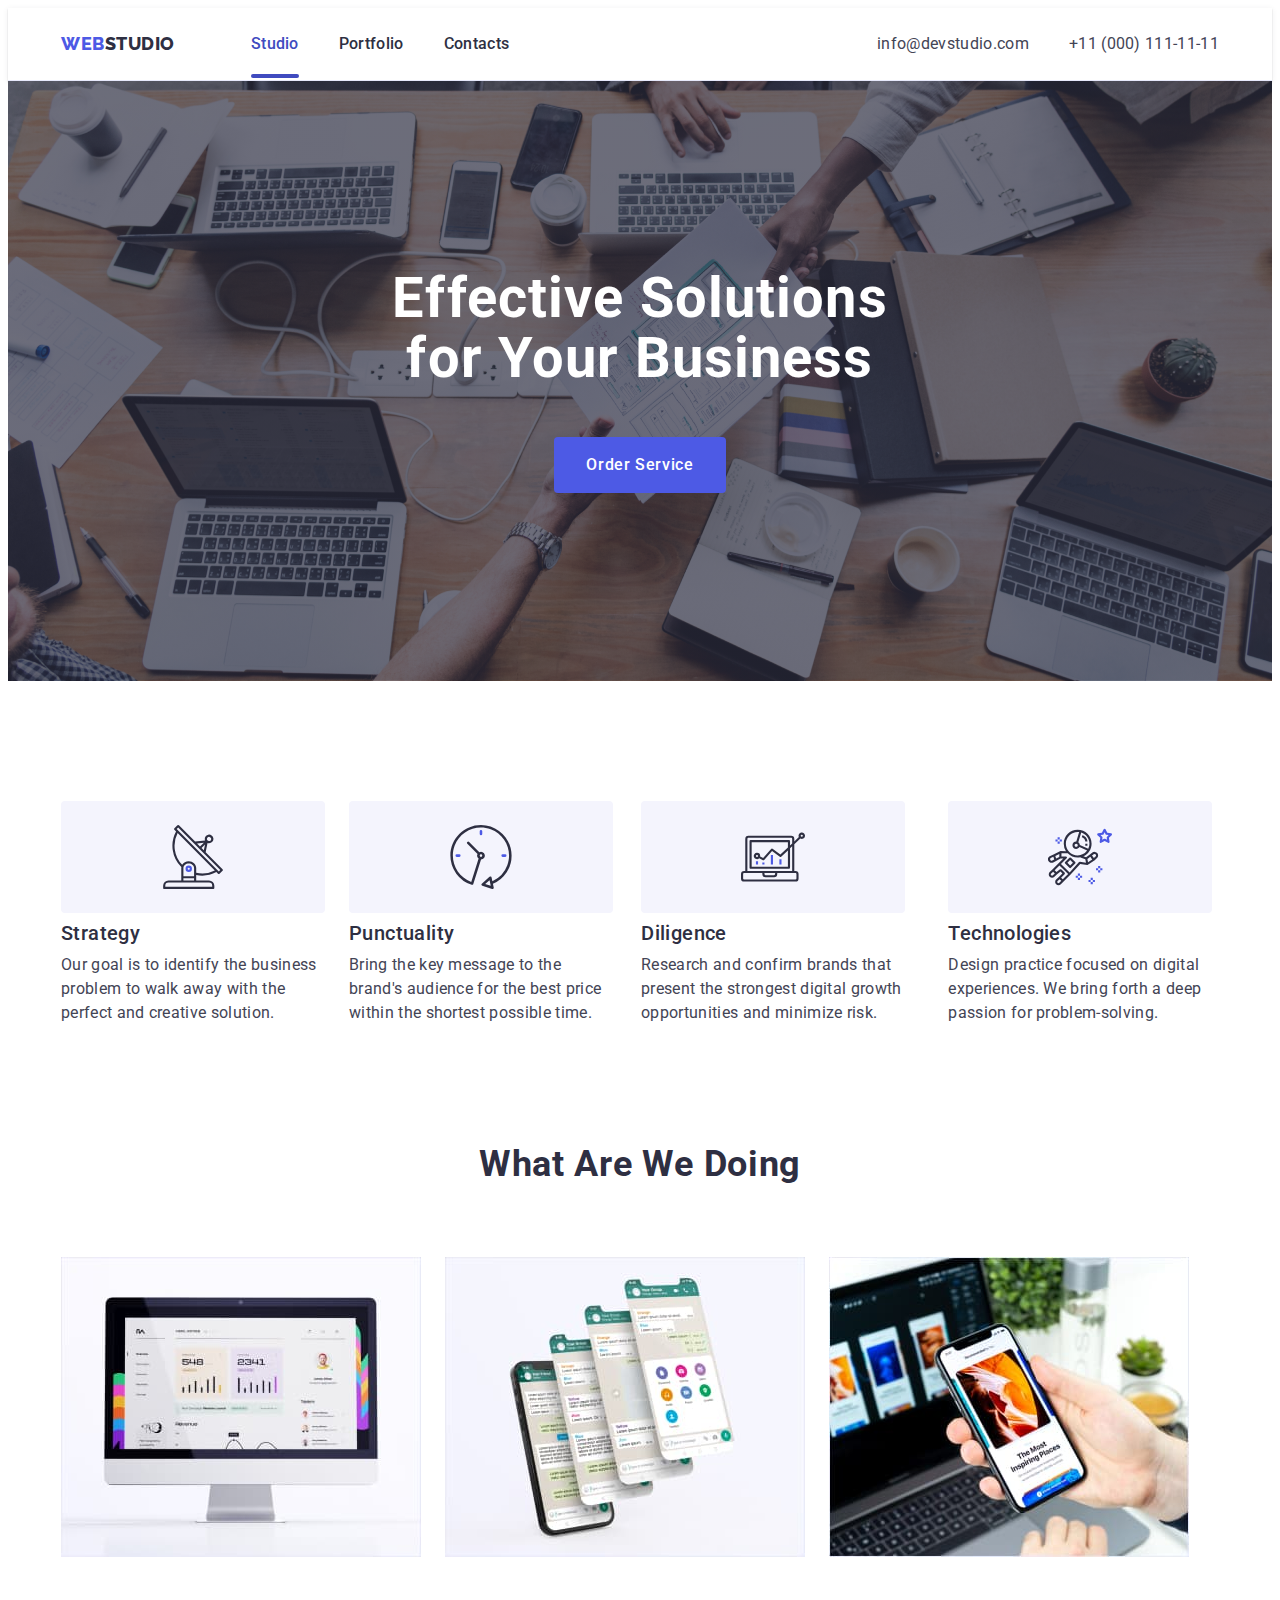
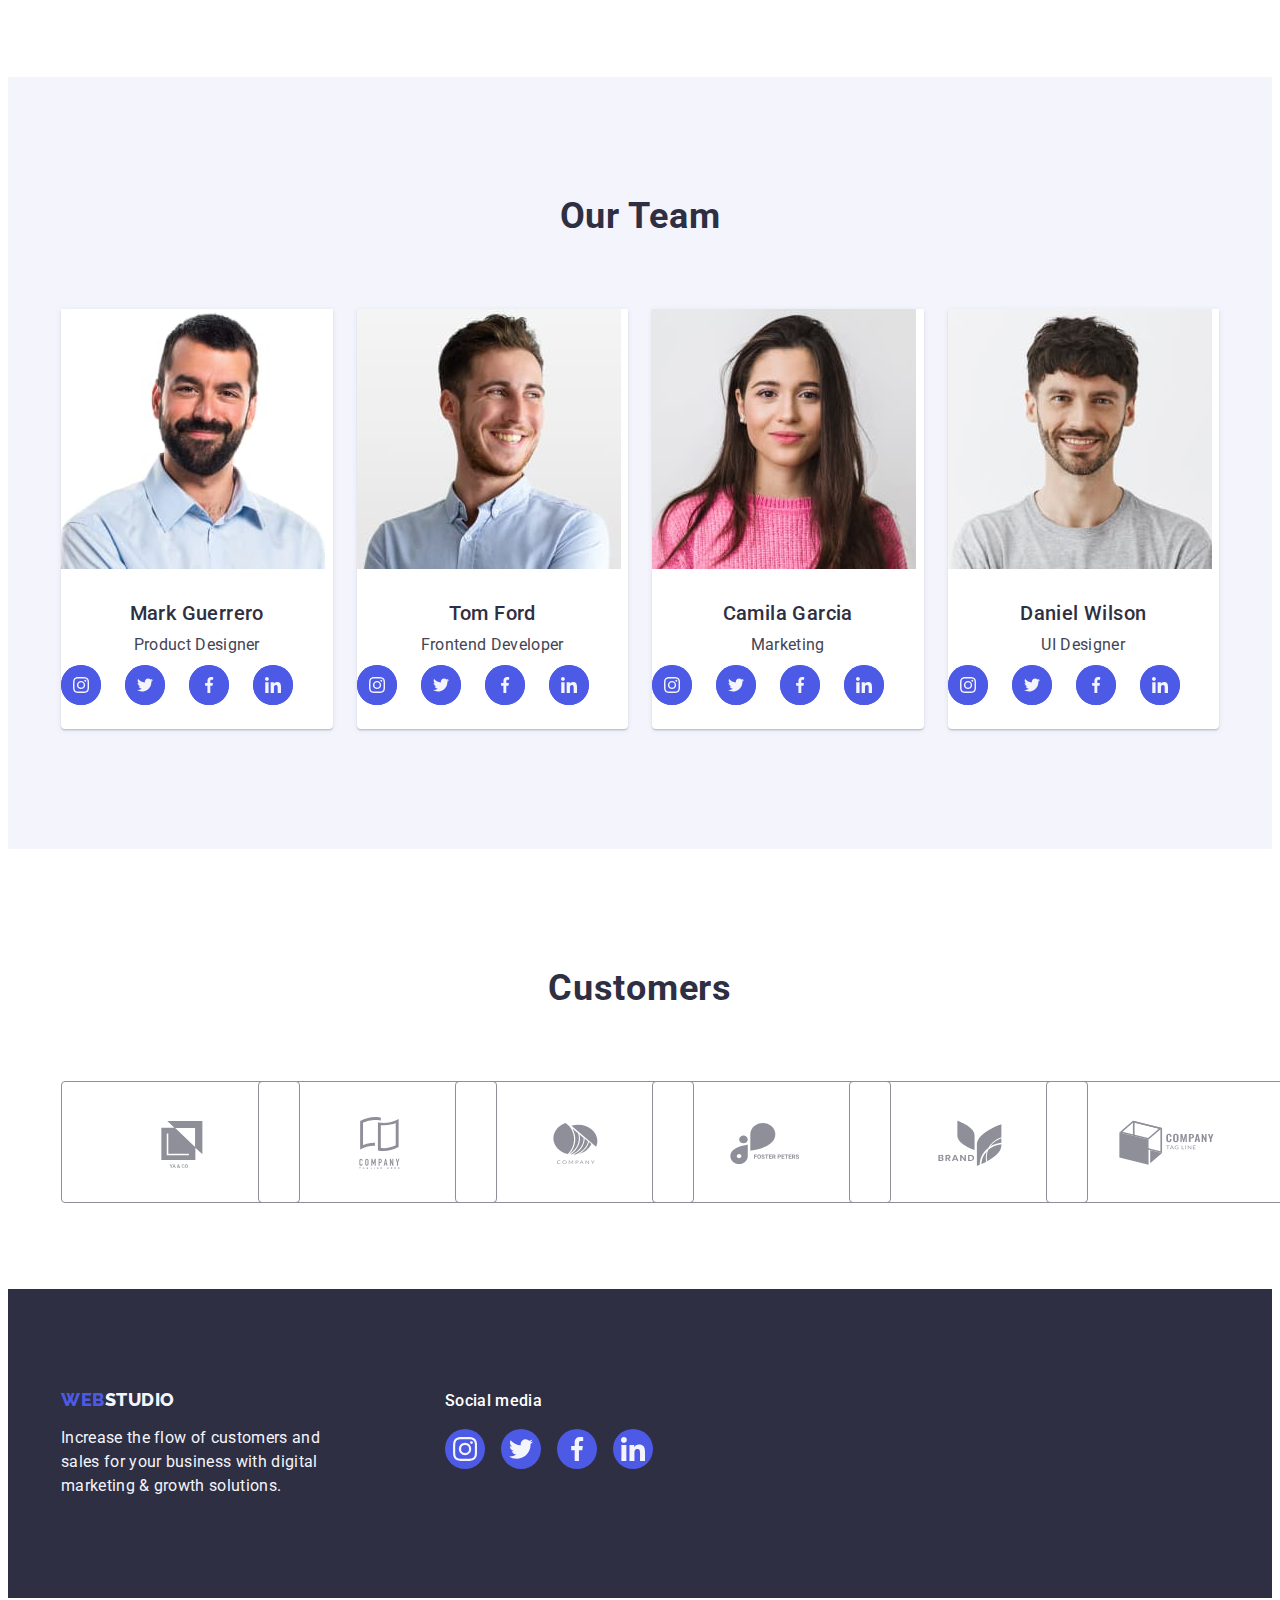
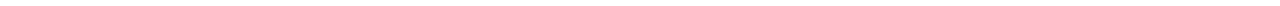
<file: index.html>
<!DOCTYPE html>
<html lang="en">
  <head>
    <meta charset="UTF-8" />
    <meta http-equiv="X-UA-Compatible" content="IE=edge" />
    <meta name="viewport" content="width=device-width, initial-scale=1.0" />

    <link rel="preconnect" href="https://fonts.googleapis.com" />
    <link rel="preconnect" href="https://fonts.gstatic.com" crossorigin />
    <link
      href="https://fonts.googleapis.com/css2?family=Raleway:wght@800&family=Roboto:wght@400;500;700&display=swap"
      rel="stylesheet"
    />

    <title>Web Studio</title>
    <link
      rel="stylesheet"
      href="https://cdnjs.cloudflare.com/ajax/libs/modern-normalize/2.0.0/modern-normalize.min.css"
      integrity="sha512-4xo8blKMVCiXpTaLzQSLSw3KFOVPWhm/TRtuPVc4WG6kUgjH6J03IBuG7JZPkcWMxJ5huwaBpOpnwYElP/m6wg=="
      crossorigin="anonymous"
      referrerpolicy="no-referrer"
    />
    <link rel="stylesheet" href="./css/style.css" />
  </head>
  <body class="body">
    <header class="header">
      <div class="container header-container">
        <nav class="header-navigation">
          <a class="header-name link" href="./index.html"
            >Web<span>Studio</span></a
          >
          <ul class="header-page list">
            <li>
              <a class="header-menu link current" href="./index.html">Studio</a>
            </li>
            <li>
              <a class="header-menu link" href="./portfolio.html">Portfolio</a>
            </li>
            <li><a class="header-menu link" href="">Contacts</a></li>
          </ul>
        </nav>
        <address class="header-adress">
          <ul class="header-link list">
            <li>
              <a class="header-link-soc link" href="mailto:info@devstudio.com"
                >info@devstudio.com</a
              >
            </li>
            <li>
              <a class="header-link-soc link" href="tel:+110001111111"
                >+11 (000) 111-11-11</a
              >
            </li>
          </ul>
        </address>
      </div>
    </header>

    <main>
      <section class="hero">
        <div class="container hero-container">
          <h1 class="hero-name">Effective Solutions for Your Business</h1>
          <button type="button" class="hero-button" data-modal-open>
            Order Service
          </button>
        </div>
      </section>

      <section class="scroll">
        <div class="container">
          <h2 class="visually-hidden">list</h2>
          <ul class="scroll-list list">
            <li class="scroll-item">
              <div class="scroll-img">
                <svg width="64" height="64">
                  <use href="./images/icons.svg#icon-antenna-1"></use>
                </svg>
              </div>
              <h3 class="scroll-name">Strategy</h3>
              <p class="scroll-text">
                Our goal is to identify the business problem to walk away with
                the perfect and creative solution.
              </p>
            </li>
            <li class="scroll-item">
              <div class="scroll-img">
                <svg width="64" height="64">
                  <use href="./images/icons.svg#icon-clock-1"></use>
                </svg>
              </div>
              <h3 class="scroll-name">Punctuality</h3>
              <p class="scroll-text">
                Bring the key message to the brand's audience for the best price
                within the shortest possible time.
              </p>
            </li>
            <li class="scroll-item">
              <div class="scroll-img">
                <svg width="64" height="64">
                  <use href="./images/icons.svg#icon-diagram-1"></use>
                </svg>
              </div>
              <h3 class="scroll-name">Diligence</h3>
              <p class="scroll-text">
                Research and confirm brands that present the strongest digital
                growth opportunities and minimize risk.
              </p>
            </li>
            <li class="scroll-item">
              <div class="scroll-img">
                <svg width="64" height="64">
                  <use href="./images/icons.svg#icon-astronaut-1"></use>
                </svg>
              </div>
              <h3 class="scroll-name">Technologies</h3>
              <p class="scroll-text">
                Design practice focused on digital experiences. We bring forth a
                deep passion for problem-solving.
              </p>
            </li>
          </ul>
        </div>
      </section>

      <section class="work-are">
        <div class="container">
          <h2 class="work-name">What are we doing</h2>
          <ul class="work-list list">
            <li class="work-item">
              <img
                src="./images/img1-1.jpg"
                alt="statistics"
                width="360"
                height="300"
              />
            </li>
            <li class="work-item">
              <img
                src="./images/img2-1.jpg"
                alt="multifunctionality"
                width="360"
                height="300"
              />
            </li>
            <li class="work-item">
              <img
                src="./images/img3-1.jpg"
                alt="we adaptmultifunctionality"
                width="360"
                height="300"
              />
            </li>
          </ul>
        </div>
      </section>

      <section class="made">
        <div class="container">
          <h2 class="made-team">Our Team</h2>
          <ul class="made-list list">
            <li class="made-item">
              <img
                src="./images/img1-2.jpg"
                alt="Product Designer"
                width="264"
                height="260"
              />
              <div class="made-container-name">
                <h3 class="made-name">Mark Guerrero</h3>
                <p class="made-activity">Product Designer</p>

                <ul class="made-img">
                  <li class="made-soc">
                    <a class="made-img-soc" href="" aria-label="instagram">
                      <svg class="team-soc-icon" width="16" height="16">
                        <use href="./images/icons.svg#icon-instagram"></use>
                      </svg>
                    </a>
                  </li>
                  <li class="made-soc">
                    <a class="made-img-soc" href="" aria-label="twitter">
                      <svg class="team-soc-icon" width="16" height="16">
                        <use href="./images/icons.svg#icon-twitter"></use>
                      </svg>
                    </a>
                  </li>
                  <li class="made-soc">
                    <a class="made-img-soc" href="" aria-label="facebook">
                      <svg class="team-soc-icon" width="16" height="16">
                        <use href="./images/icons.svg#icon-facebook"></use>
                      </svg>
                    </a>
                  </li>
                  <li class="made-soc">
                    <a class="made-img-soc" href="" aria-label="linkedin">
                      <svg class="team-soc-icon" width="16" height="16">
                        <use href="./images/icons.svg#icon-linkedin"></use>
                      </svg>
                    </a>
                  </li>
                </ul>
              </div>
            </li>
            <li class="made-item">
              <img
                src="./images/img2-2.jpg"
                alt="Frontend Developer"
                width="264"
                height="260"
              />
              <div class="made-container-name">
                <h3 class="made-name">Tom Ford</h3>
                <p class="made-activity">Frontend Developer</p>
                <ul class="made-img">
                  <li class="made-soc">
                    <a class="made-img-soc" href="" aria-label="instagram">
                      <svg class="team-soc-icon" width="16" height="16">
                        <use href="./images/icons.svg#icon-instagram"></use>
                      </svg>
                    </a>
                  </li>
                  <li class="made-soc">
                    <a class="made-img-soc" href="" aria-label="twitter">
                      <svg class="team-soc-icon" width="16" height="16">
                        <use href="./images/icons.svg#icon-twitter"></use>
                      </svg>
                    </a>
                  </li>
                  <li class="made-soc">
                    <a class="made-img-soc" href="" aria-label="facebook">
                      <svg class="team-soc-icon" width="16" height="16">
                        <use href="./images/icons.svg#icon-facebook"></use>
                      </svg>
                    </a>
                  </li>
                  <li class="made-soc">
                    <a class="made-img-soc" href="" aria-label="linkedin">
                      <svg class="team-soc-icon" width="16" height="16">
                        <use href="./images/icons.svg#icon-linkedin"></use>
                      </svg>
                    </a>
                  </li>
                </ul>
              </div>
            </li>
            <li class="made-item">
              <img
                src="./images/img3-2.jpg"
                alt="Marketing"
                width="264"
                height="260"
              />
              <div class="made-container-name">
                <h3 class="made-name">Camila Garcia</h3>
                <p class="made-activity">Marketing</p>
                <ul class="made-img">
                  <li class="made-soc">
                    <a class="made-img-soc" href="" aria-label="instagram">
                      <svg class="team-soc-icon" width="16" height="16">
                        <use href="./images/icons.svg#icon-instagram"></use>
                      </svg>
                    </a>
                  </li>
                  <li class="made-soc">
                    <a class="made-img-soc" href="" aria-label="twitter">
                      <svg class="team-soc-icon" width="16" height="16">
                        <use href="./images/icons.svg#icon-twitter"></use>
                      </svg>
                    </a>
                  </li>
                  <li class="made-soc">
                    <a class="made-img-soc" href="" aria-label="facebook">
                      <svg class="team-soc-icon" width="16" height="16">
                        <use href="./images/icons.svg#icon-facebook"></use>
                      </svg>
                    </a>
                  </li>
                  <li class="made-soc">
                    <a class="made-img-soc" href="" aria-label="linkedin">
                      <svg class="team-soc-icon" width="16" height="16">
                        <use href="./images/icons.svg#icon-linkedin"></use>
                      </svg>
                    </a>
                  </li>
                </ul>
              </div>
            </li>
            <li class="made-item">
              <img
                src="./images/img4-2.jpg"
                alt="UI Designer"
                width="264"
                height="260"
              />
              <div class="made-container-name">
                <h3 class="made-name">Daniel Wilson</h3>
                <p class="made-activity">UI Designer</p>
                <ul class="made-img">
                  <li class="made-soc">
                    <a class="made-img-soc" href="" aria-label="instagram">
                      <svg class="team-soc-icon" width="16" height="16">
                        <use href="./images/icons.svg#icon-instagram"></use>
                      </svg>
                    </a>
                  </li>
                  <li class="made-soc">
                    <a class="made-img-soc" href="" aria-label="twitter">
                      <svg class="team-soc-icon" width="16" height="16">
                        <use href="./images/icons.svg#icon-twitter"></use>
                      </svg>
                    </a>
                  </li>
                  <li class="made-soc">
                    <a class="made-img-soc" href="" aria-label="facebook">
                      <svg class="team-soc-icon" width="16" height="16">
                        <use href="./images/icons.svg#icon-facebook"></use>
                      </svg>
                    </a>
                  </li>
                  <li class="made-soc">
                    <a class="made-img-soc" href="" aria-label="linkedin">
                      <svg class="team-soc-icon" width="16" height="16">
                        <use href="./images/icons.svg#icon-linkedin"></use>
                      </svg>
                    </a>
                  </li>
                </ul>
              </div>
            </li>
          </ul>
        </div>
      </section>

      <section class="customers">
        <div class="container">
          <h2 class="customers-name">Customers</h2>
          <ul class="customers-img">
            <li class="customers-company">
              <a href="" class="customers-link link">
                <svg class="customers-item" width="104" height="56">
                  <use href="./images/icons.svg#icon-Logo1"></use>
                </svg>
              </a>
            </li>
            <li class="customers-company">
              <a href="" class="customers-link link">
                <svg class="customers-item" width="104" height="56">
                  <use href="./images/icons.svg#icon-Logo2"></use>
                </svg>
              </a>
            </li>
            <li class="customers-company">
              <a href="" class="customers-link link">
                <svg class="customers-item" width="104" height="56">
                  <use href="./images/icons.svg#icon-Logo3"></use>
                </svg>
              </a>
            </li>
            <li class="customers-company">
              <a href="" class="customers-link link">
                <svg class="customers-item" width="104" height="56">
                  <use href="./images/icons.svg#icon-Logo4"></use>
                </svg>
              </a>
            </li>
            <li class="customers-company">
              <a href="" class="customers-link link">
                <svg class="customers-item" width="104" height="56">
                  <use href="./images/icons.svg#icon-Logo5"></use>
                </svg>
              </a>
            </li>
            <li class="customers-company">
              <a href="" class="customers-link link">
                <svg class="customers-item" width="104" height="56">
                  <use href="./images/icons.svg#icon-Logo6"></use>
                </svg>
              </a>
            </li>
          </ul>
        </div>
      </section>
    </main>

    <footer class="footer">
      <div class="container container-footer">
        <div class="footer-logo-text">
          <a href="./index.html" class="footer-name link"
            >Web<span class="name">Studio</span></a
          >
          <p class="footer-text">
            Increase the flow of customers and sales for your business with
            digital marketing & growth solutions.
          </p>
        </div>

        <div class="footer-soc">
          <p class="foter-soc-text">Social media</p>
          <ul class="footer-soc-list">
            <li class="footer-soc-item">
              <a href="" class="footer-soc-link link" aria-label="instagram">
                <svg class="footer-soc-icon" width="24" height="24">
                  <use href="./images/icons.svg#icon-instagram"></use>
                </svg>
              </a>
            </li>
            <li class="footer-soc-item">
              <a href="" class="footer-soc-link link" aria-label="twitter">
                <svg class="footer-soc-icon" width="24" height="24">
                  <use href="./images/icons.svg#icon-twitter"></use>
                </svg>
              </a>
            </li>
            <li class="footer-soc-item">
              <a href="" class="footer-soc-link link" aria-label="facebook">
                <svg class="footer-soc-icon" width="24" height="24">
                  <use href="./images/icons.svg#icon-facebook"></use>
                </svg>
              </a>
            </li>
            <li class="footer-soc-item">
              <a href="" class="footer-soc-link link" aria-label="linkedin">
                <svg class="footer-soc-icon" width="24" height="24">
                  <use href="./images/icons.svg#icon-linkedin"></use>
                </svg>
              </a>
            </li>
          </ul>
        </div>
      </div>
    </footer>

    <div class="backdrop is-hidden" data-modal>
      <div class="modal">
        <button type="button" class="modal-btn" data-modal-close>
          <svg class="icon-close-black" width="8" height="8">
            <use href="./images/icons.svg#icon-knopka"></use>
          </svg>
        </button>
      </div>
    </div>
    <script src="./js/modal.js"></script>
  </body>
</html>
</file>
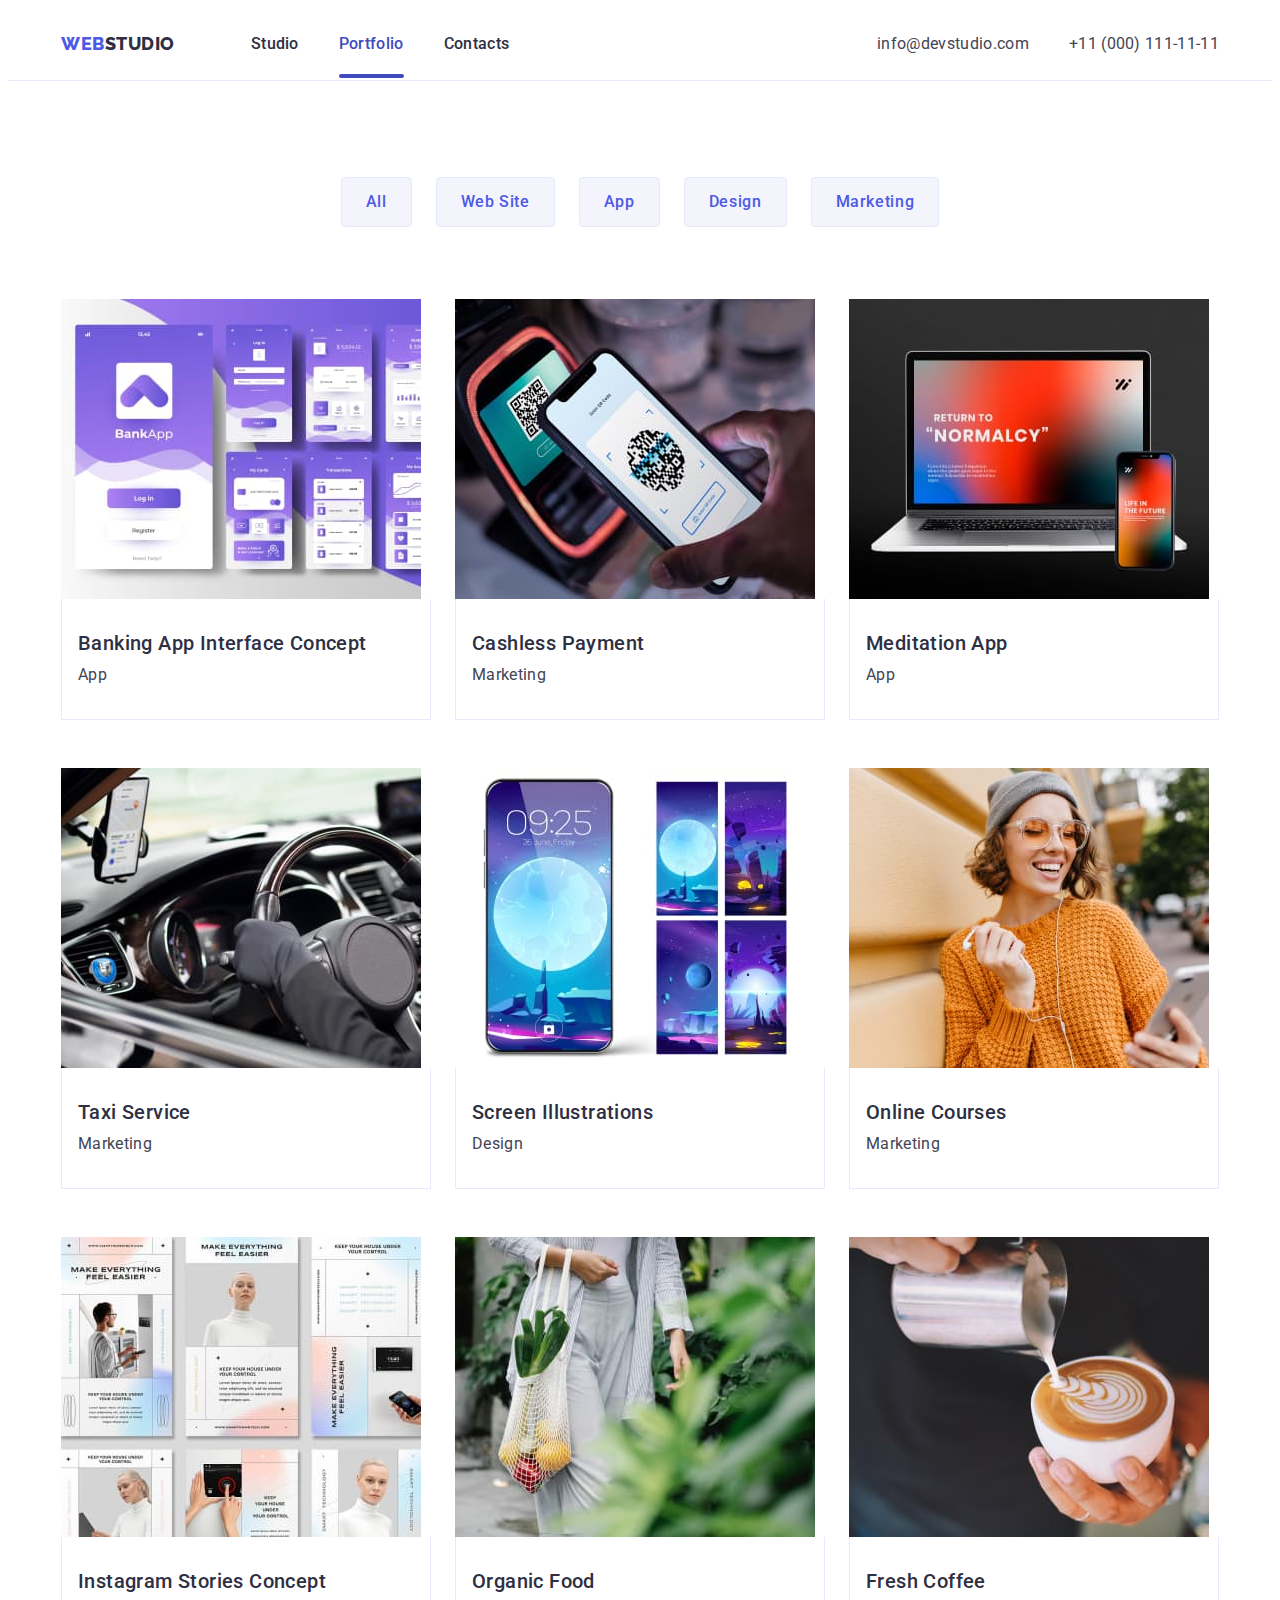
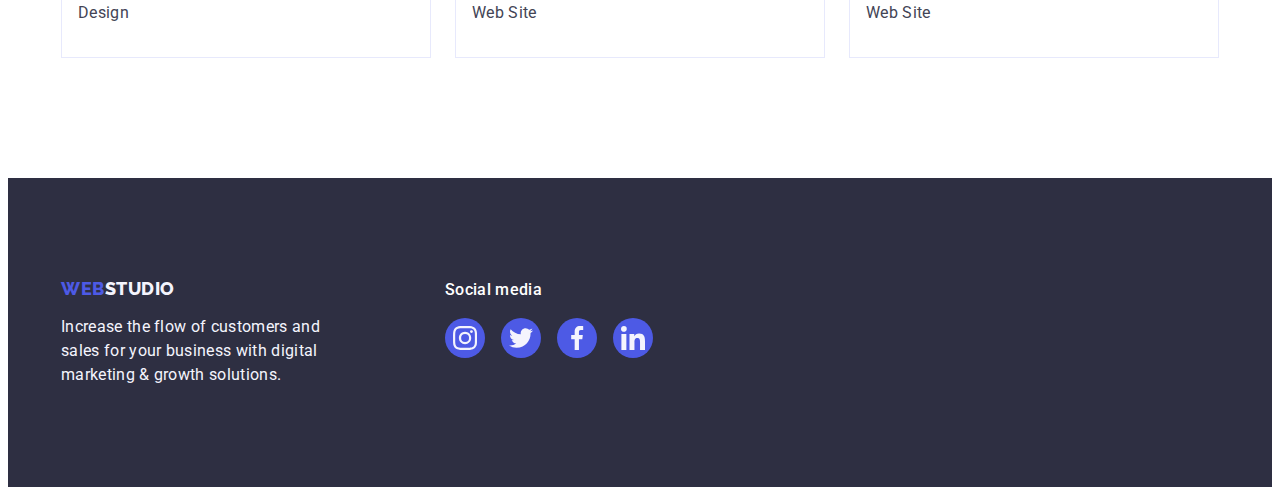
<file: portfolio.html>
<!DOCTYPE html>
<html lang="en">
  <head>
    <meta charset="UTF-8" />
    <meta http-equiv="X-UA-Compatible" content="IE=edge" />
    <meta name="viewport" content="width=device-width, initial-scale=1.0" />

    <link rel="preconnect" href="https://fonts.googleapis.com" />
    <link rel="preconnect" href="https://fonts.gstatic.com" crossorigin />
    <link
      href="https://fonts.googleapis.com/css2?family=Raleway:wght@800&family=Roboto:wght@400;500;700&display=swap"
      rel="stylesheet"
    />

    <title>Web Studio</title>
    <link
      rel="stylesheet"
      href="https://cdnjs.cloudflare.com/ajax/libs/modern-normalize/2.0.0/modern-normalize.min.css"
      integrity="sha512-4xo8blKMVCiXpTaLzQSLSw3KFOVPWhm/TRtuPVc4WG6kUgjH6J03IBuG7JZPkcWMxJ5huwaBpOpnwYElP/m6wg=="
      crossorigin="anonymous"
      referrerpolicy="no-referrer"
    />
    <link rel="stylesheet" href="./css/style.css" />
  </head>
  <body class="body">
    <header class="header-portfolio">
      <div class="container header-container">
        <nav class="header-navigation">
          <a class="header-name link" href="./index.html"
            >Web<span class="name-logo">Studio</span></a
          >
          <ul class="header-page list">
            <li><a class="header-menu link" href="./index.html">Studio</a></li>
            <li>
              <a class="header-menu link current" href="./portfolio.html"
                >Portfolio</a
              >
            </li>
            <li><a class="header-menu link" href="">Contacts</a></li>
          </ul>
        </nav>
        <address class="header-adress">
          <ul class="header-link list">
            <li>
              <a class="header-link-soc link" href="mailto:info@devstudio.com"
                >info@devstudio.com</a
              >
            </li>
            <li>
              <a class="header-link-soc link" href="tel:+110001111111"
                >+11 (000) 111-11-11</a
              >
            </li>
          </ul>
        </address>
      </div>
    </header>

    <main>
      <section class="section-portfolio">
        <div class="container">
          <h1 class="visually-hidden">buttons</h1>
          <ul class="list portfolio-button">
            <li class="list">
              <button type="button" class="button-soc">All</button>
            </li>
            <li class="list">
              <button type="button" class="button-soc">Web Site</button>
            </li>
            <li class="list">
              <button type="button" class="button-soc">App</button>
            </li>
            <li class="list">
              <button type="button" class="button-soc">Design</button>
            </li>
            <li class="list">
              <button type="button" class="button-soc">Marketing</button>
            </li>
          </ul>

          <ul class="examples-list list">
            <li class="examples-item">
              <a href="" class="examples-item-link link">
                <div class="examples-cover-div">
                  <img
                    class="examples-link"
                    src="./images/img1-1-portfolio.jpg"
                    alt="Banking App Interface Concept"
                    width="360"
                  />
                  <p class="products-cover-text">
                    14 Stylish and User-Friendly App Design Concepts · Task
                    Manager App · Calorie Tracker App · Exotic Fruit Ecommerce
                    App · Cloud Storage App
                  </p>
                </div>
                <div class="examples-container">
                  <h2 class="examples-subtitle">
                    Banking App Interface Concept
                  </h2>
                  <p class="examples-text">App</p>
                </div>
              </a>
            </li>
            <li class="examples-item">
              <a href="" class="examples-item-link link">
                <div class="examples-cover-div">
                  <img
                    class="examples-link"
                    src="./images/img2-1-portfolio.jpg"
                    alt="Cashless Payment"
                    width="360"
                  />
                  <p class="products-cover-text">
                    14 Stylish and User-Friendly App Design Concepts · Task
                    Manager App · Calorie Tracker App · Exotic Fruit Ecommerce
                    App · Cloud Storage App
                  </p>
                </div>
                <div class="examples-container">
                  <h2 class="examples-subtitle">Cashless Payment</h2>
                  <p class="examples-text">Marketing</p>
                </div>
              </a>
            </li>
            <li class="examples-item">
              <a href="" class="examples-item-link link">
                <div class="examples-cover-div">
                  <img
                    class="examples-link"
                    src="./images/img3-1-portfolio.jpg"
                    alt="Meditation App"
                    width="360"
                  />

                  <p class="products-cover-text">
                    14 Stylish and User-Friendly App Design Concepts · Task
                    Manager App · Calorie Tracker App · Exotic Fruit Ecommerce
                    App · Cloud Storage App
                  </p>
                </div>
                <div class="examples-container">
                  <h2 class="examples-subtitle">Meditation App</h2>
                  <p class="examples-text">App</p>
                </div>
              </a>
            </li>
            <li class="examples-item">
              <a href="" class="examples-item-link link">
                <div class="examples-cover-div">
                  <img
                    class="examples-link"
                    src="./images/img1-2-portfolio.jpg"
                    alt="Taxi service"
                    width="360"
                  />
                  <p class="products-cover-text">
                    14 Stylish and User-Friendly App Design Concepts · Task
                    Manager App · Calorie Tracker App · Exotic Fruit Ecommerce
                    App · Cloud Storage App
                  </p>
                </div>
                <div class="examples-container">
                  <h2 class="examples-subtitle">Taxi Service</h2>
                  <p class="examples-text">Marketing</p>
                </div>
              </a>
            </li>
            <li class="examples-item">
              <a href="" class="examples-item-link link">
                <div class="examples-cover-div">
                  <img
                    class="examples-link"
                    src="./images/img2-2-portfolio.jpg"
                    alt="Screen Illustrations"
                    width="360"
                  />
                  <p class="products-cover-text">
                    14 Stylish and User-Friendly App Design Concepts · Task
                    Manager App · Calorie Tracker App · Exotic Fruit Ecommerce
                    App · Cloud Storage App
                  </p>
                </div>
                <div class="examples-container">
                  <h2 class="examples-subtitle">Screen Illustrations</h2>
                  <p class="examples-text">Design</p>
                </div>
              </a>
            </li>
            <li class="examples-item">
              <a href="" class="examples-item-link link">
                <div class="examples-cover-div">
                  <img
                    class="examples-link"
                    src="./images/img3-2-portfolio.jpg"
                    alt="Online Courses"
                    width="360"
                  />
                  <p class="products-cover-text">
                    14 Stylish and User-Friendly App Design Concepts · Task
                    Manager App · Calorie Tracker App · Exotic Fruit Ecommerce
                    App · Cloud Storage App
                  </p>
                </div>
                <div class="examples-container">
                  <h2 class="examples-subtitle">Online Courses</h2>
                  <p class="examples-text">Marketing</p>
                </div>
              </a>
            </li>
            <li class="examples-item">
              <a href="" class="examples-item-link link">
                <div class="examples-cover-div">
                  <img
                    class="examples-link"
                    src="./images/img1-3-portfolio.jpg"
                    alt="Instagram Stories Concept"
                    width="360"
                  />
                  <p class="products-cover-text">
                    14 Stylish and User-Friendly App Design Concepts · Task
                    Manager App · Calorie Tracker App · Exotic Fruit Ecommerce
                    App · Cloud Storage App
                  </p>
                </div>
                <div class="examples-container">
                  <h2 class="examples-subtitle">Instagram Stories Concept</h2>
                  <p class="examples-text">Design</p>
                </div>
              </a>
            </li>
            <li class="examples-item">
              <a href="" class="examples-item-link link">
                <div class="examples-cover-div">
                  <img
                    class="examples-link"
                    src="./images/img2-3-portfolio.jpg"
                    alt="Organic Food"
                    width="360"
                  />
                  <p class="products-cover-text">
                    14 Stylish and User-Friendly App Design Concepts · Task
                    Manager App · Calorie Tracker App · Exotic Fruit Ecommerce
                    App · Cloud Storage App
                  </p>
                </div>
                <div class="examples-container">
                  <h2 class="examples-subtitle">Organic Food</h2>
                  <p class="examples-text">Web Site</p>
                </div>
              </a>
            </li>
            <li class="examples-item">
              <a href="" class="examples-item-link link">
                <div class="examples-cover-div">
                  <img
                    class="examples-link"
                    src="./images/img3-3-portfolio.jpg"
                    alt="Fresh Coffee"
                    width="360"
                  />
                  <p class="products-cover-text">
                    14 Stylish and User-Friendly App Design Concepts · Task
                    Manager App · Calorie Tracker App · Exotic Fruit Ecommerce
                    App · Cloud Storage App
                  </p>
                </div>
                <div class="examples-container">
                  <h2 class="examples-subtitle">Fresh Coffee</h2>
                  <p class="examples-text">Web Site</p>
                </div>
              </a>
            </li>
          </ul>
        </div>
      </section>
    </main>

    <footer class="footer">
      <div class="container container-footer">
        <div class="footer-logo-text">
          <a class="footer-name link" href="./index.html"
            >Web<span class="name">Studio</span></a
          >
          <p class="footer-text">
            Increase the flow of customers and sales for your business with
            digital marketing & growth solutions.
          </p>
        </div>
        <div class="footer-soc">
          <p class="foter-soc-text">Social media</p>
          <ul class="footer-soc-list">
            <li class="footer-soc-item">
              <a href="" class="footer-soc-link link" aria-label="instagram">
                <svg class="footer-soc-icon" width="24" height="24">
                  <use href="./images/icons.svg#icon-instagram"></use>
                </svg>
              </a>
            </li>
            <li class="footer-soc-item">
              <a href="" class="footer-soc-link link" aria-label="twitter">
                <svg class="footer-soc-icon" width="24" height="24">
                  <use href="./images/icons.svg#icon-twitter"></use>
                </svg>
              </a>
            </li>
            <li class="footer-soc-item">
              <a href="" class="footer-soc-link link" aria-label="facebook">
                <svg class="footer-soc-icon" width="24" height="24">
                  <use href="./images/icons.svg#icon-facebook"></use>
                </svg>
              </a>
            </li>
            <li class="footer-soc-item">
              <a href="" class="footer-soc-link link" aria-label="linkedin">
                <svg class="footer-soc-icon" width="24" height="24">
                  <use href="./images/icons.svg#icon-linkedin"></use>
                </svg>
              </a>
            </li>
          </ul>
        </div>
      </div>
    </footer>
  </body>
</html>
</file>
<file: css/style.css>
body {
    font-family: 'Roboto', sans-serif;
}

:root {
    --text-section-color: #434455;
    --button-color: #4D5AE5;
    --logo-color: #2E2F42;
    --safari-color: #F4F4FD;
    --transition: 250ms cubic-bezier(0.4, 0, 0.2, 1);
}

img {
    display: block;
}

p,
h1,
h2,
h3,
h4,
h5 {
    margin-top: 0;
    margin-bottom: 0;
}

.link {
    text-decoration: none;
}

.list {
    list-style: none;
}


ul {
    list-style-type: none;
    padding-left: 0;
    margin-top: 0;
    margin-bottom: 0;
}

/*----------BODY----------*/

.body {
    color: #434455;
    background-color: #FFFFFF;
}

/*----------HEADER-----------*/

.container {
    width: 100%;
    max-width: 1158px;
    margin: 0 auto;
    padding: 0 15px;
}

.header-container {
    display: flex;
    align-items: center;
    /*justify-content: space-between;*/
    /*padding-left: 15px;
    padding-right: 15px;*/
}

.header-navigation {
    display: flex;
    align-items: center;
    height: 72px;
}

.header {
    /*background: #FFFFFF;*/
    border-bottom: 1px solid #e7e9fc;
    /*width: 1158px;
    margin: auto;*/
    box-shadow: 0px 2px 1px rgba(46, 47, 66, 0.08), 0px 1px 1px rgba(46, 47, 66, 0.16), 0px 1px 6px rgba(46, 47, 66, 0.08);
}

.header-name {
    font-family: 'Raleway', sans-serif;
    font-style: normal;
    font-weight: 800;
    font-size: 18px;
    line-height: 1.17;
    letter-spacing: 0.03em;
    text-transform: uppercase;
    color: var(--button-color);
    margin-right: 76px;

}

.header-name span {
    font-family: 'Raleway', sans-serif;
    color: var(--logo-color);
}

.header-page {
    display: flex;
    gap: 40px;
}

.header-menu {
    font-weight: 500;
    font-size: 16px;
    line-height: 1.5;
    letter-spacing: 0.02em;
    color: var(--logo-color);
    padding-top: 24px;
    padding-bottom: 24px;
    /*transition: color 250ms linear;*/
    transition: color 250ms cubic-bezier(0.4, 0, 0.2, 1);
}

.header-menu:hover,
.header-menu:focus {
    color: #404BBF;
}

.current {
    position: relative;
    color: #404bbf;
}

.current::after {
    content: '';
    position: absolute;
    left: 0;
    /*bottom: 0;*/
    width: 100%;
    height: 4px;
    border-radius: 2px;
    background-color: #404BBF;
    bottom: -1px
}

.header-adress {
    font-style: normal;
    margin-left: auto;
}

.header-link {
    display: flex;
    gap: 40px;
}

.header-link-soc {
    font-weight: 400;
    font-size: 16px;
    line-height: 1.50;
    letter-spacing: 0.02em;
    color: #434455;
    /*transition: color 250ms linear;*/
    transition: color 250ms cubic-bezier(0.4, 0, 0.2, 1);

}

.header-link-soc:hover,
.header-link-soc:focus {
    color: #404BBF;
}

/*----------HERO-----------*/

.hero {
    width: 100%;
    max-width: 1440px;
    padding-top: 188px;
    padding-bottom: 188px;
    /*height: 600px;*/
    background: var(--logo-color);
    background-color: url(../images/office.jpg);
    background-image: linear-gradient(rgba(46, 47, 66, 0.7),
            rgba(46, 47, 66, 0.7)), url(../images/office.jpg);
    background-position: center;
    background-repeat: no-repeat;
    background-size: cover;
    margin: auto;
}

/*.hero-container {  
}*/

.hero-name {
    font-family: 'Roboto';
    font-style: normal;
    text-align: center;
    font-weight: 700;
    font-size: 56px;
    line-height: 1.07;
    letter-spacing: 0.02em;
    color: #FFFFFF;
    max-width: 496px;
    margin-bottom: 48px;
    margin: auto;

}

.hero-button {
    font-family: "Roboto", sans-serif;
    font-style: normal;
    font-weight: 500;
    font-size: 16px;
    line-height: 1.50;
    letter-spacing: 0.04em;
    color: #FFFFFF;
    background-color: var(--button-color);
    cursor: pointer;
    /*transition: color 250ms linear;*/
    transition: background-color 250ms cubic-bezier(0.4, 0, 0.2, 1);
}

.hero-button {
    margin: 0 auto;
    padding: 16px 32px;
    min-width: 169px;
    height: 56px;
    display: block;
    border: none;
    border-radius: 4px;
    margin-top: 48px;

}

.hero-button:hover,
.hero-button:focus {
    background-color: #404BBF;
}

/*----------SECTION1-----------*/

.scroll {
    padding-top: 120px;
    padding-bottom: 120px;
}


.visually-hidden {
    position: absolute;
    width: 1px;
    height: 1px;
    margin: -1px;
    border: 0;
    padding: 0;
    white-space: nowrap;
    clip-path: inset(100%);
    clip: rect(0 0 0 0);
    overflow: hidden;
}

.scroll-list {
    display: flex;

    gap: 24px;
}

.scroll-item {
    width: calc((100%-72)/4);

}

.scroll-img {
    width: 264px;
    height: 112px;
    background-color: #F4F4FD;
    border-radius: 4px;
    margin-bottom: 8px;
    display: flex;
    align-items: center;
    justify-content: center;
}

.scroll-name {
    font-weight: 500;
    font-size: 20px;
    line-height: 1.20;
    letter-spacing: 0.02em;
    color: var(--logo-color);
    margin-bottom: 8px;
}

.scroll-text {
    font-weight: 400;
    font-size: 16px;
    line-height: 1.50;
    letter-spacing: 0.02em;
    color: #434455;
}

/*----------WORK-----------*/

.work-are {
    padding-bottom: 120px;
}

.work-name {
    font-weight: 700;
    font-size: 36px;
    line-height: 1.11;
    letter-spacing: 0.02em;
    text-align: center;
    text-transform: capitalize;
    color: var(--logo-color);
    margin-bottom: 72px;

}

.work-list {
    display: flex;
    gap: 24px;

}

.work-item {
    width: calc((100%-48px)/3);
}

/*----------MADE-----------*/

.made {
    background: var(--safari-color);
    padding-top: 120px;
    padding-bottom: 120px;
}


.made-team {
    font-weight: 700;
    font-size: 36px;
    line-height: 1.11;
    letter-spacing: 0.02em;
    text-align: center;
    text-transform: capitalize;
    color: var(--logo-color);
    margin-bottom: 72px;

}



.made-item {
    background-color: #FFFFFF;
    width: 264px;
    box-shadow: 0px 2px 1px 0px rgba(46, 47, 66, 0.08),
        0px 1px 1px 0px rgba(46, 47, 66, 0.16),
        0px 1px 6px 0px rgba(46, 47, 66, 0.08);
    border-radius: 0px 0px 4px 4px;
    width: calc((100% - 72px) / 4);
}

.made-container-name {
    /*padding: 32px 16px;*/
    padding-top: 32px;
    padding-bottom: 32px;
}

.made-name {
    font-weight: 500;
    font-size: 20px;
    line-height: 1.20;
    letter-spacing: 0.02em;
    color: var(--logo-color);
    /*margin-top: 32px;*/
    margin-bottom: 8px;
    text-align: center;
}

.made-activity {
    font-weight: 400;
    font-size: 16px;
    line-height: 1.50;
    letter-spacing: 0.02em;
    color: #434455;
    /*margin-bottom: 32px;*/
    text-align: center;
}

.made-list {
    display: flex;
    gap: 24px;
}

.made-img {
    display: flex;
    gap: 24px;
    flex-direction: row;
    padding: 0%;
    width: 232px;
    height: 40px;
    justify-content: center;
}

.made-soc {
    display: flex;
    height: 40px;
    width: 40px;
    border-radius: 50%;
    background: var(--button-color);
    margin-top: 8px;
    align-items: center;
    justify-content: center;
}


.made-img-soc {
    width: 100%;
    height: 100%;
    display: flex;
    background-color: #4d5ae5;
    border-radius: 50%;
    align-items: center;
    justify-content: center;
    /*transition: color 250ms linear;*/
    transition: background-color 250ms cubic-bezier(0.4, 0, 0.2, 1);
}

.made-img-soc:hover,
.made-img-soc:focus {
    background-color: #404bbf;
}

.team-soc-icon {
    fill: var(--safari-color);
}

/*----------CUSTOMERS--------*/

.customers {
    padding-top: 120px;
    padding-bottom: 120px;
}

.customers-name {
    margin-bottom: 72px;
    font-weight: 700px;
    font-size: 36px;
    line-height: 1.11;
    text-align: center;
    letter-spacing: 0.02em;
    text-transform: capitalize;
    color: var(--logo-color);
}

/*.container {
}*/

.customers-img {
    display: flex;
    gap: 24px;
    align-items: center;
    justify-content: center;
}

.customers-company {
    width: calc((100% - 120px)/6);
    height: 88px;
}

.customers-link {
    width: 100%;
    height: 100%;
    padding: 16px 32px;
    border: 1px solid #8E8F99;
    border-radius: 4px;
    display: flex;
    align-items: center;
    justify-content: center;
    color: #8E8F99;
    transition: border-color var(--transition), color var(--transition);
}

.customers-item {
    fill: currentColor;
}

.customers-link:hover,
.customers-link:focus {
    color: #404BBF;
    border-color: #404BBF;
}



/*----------FOOTER-----------*/

.footer {
    background: var(--logo-color);
    padding-top: 100px;
    padding-bottom: 100px;

}

.container-footer {
    align-items: baseline;
    display: flex;
}

.footer-logo-text {
    margin-right: 120px;
}

.footer-name {
    font-family: 'Raleway', sans-serif;
    font-style: normal;
    font-weight: 800;
    font-size: 18px;
    line-height: 1.17;
    letter-spacing: 0.03em;
    text-transform: uppercase;
    color: var(--button-color);
    display: inline-block;
    margin-bottom: 16px;
}

.name {
    font-family: 'Raleway', sans-serif;
    color: var(--safari-color);
}



.footer-text {
    font-weight: 400;
    font-size: 16px;
    line-height: 1.50;
    letter-spacing: 0.02em;
    color: var(--safari-color);
    max-width: 264px;
}

.footer-soc {
    margin-right: 120px;
}

.foter-soc-text {
    color: #FFFFFF;
    font-weight: 500;
    font-size: 16px;
    line-height: 1.50;
    letter-spacing: 0.02em;
    margin-bottom: 16px;
    /*margin-left: 120px;*/

}

.footer-soc-list {
    display: flex;
    gap: 16px;
}

.footer-soc-item {
    width: 40px;
    height: 40px;
}

.footer-soc-link {
    width: 100%;
    height: 100%;
    background-color: #4d5ae5;
    border-radius: 50%;
    display: flex;
    align-items: center;
    justify-content: center;
    transition: background-color var(--transition);
}

.footer-soc-icon {
    fill: #f4f4fd;
}

.footer-soc-link:hover,
.footer-soc-link:focus {
    background-color: #31D0AA;
}

/*===============PORTFOLIO===============*/
/*---------------HEADER---------------*/

.header-portfolio {
    background: #FFFFFF;
    border-bottom: 1px solid #e7e9fc
}

/*-----------------MAIN-----------------*/

.name-logo {
    color: #2E2F42;
}

.portfolio-button {
    display: flex;
    gap: 24px;
    justify-content: center;
    margin-bottom: 72px;


}

.button-soc {
    font-family: "Roboto", sans-serif;
    font-style: normal;
    font-weight: 500;
    font-size: 16px;
    line-height: 1.5;
    letter-spacing: 0.04em;
    color: var(--button-color);
    background-color: var(--safari-color);
    cursor: pointer;
    padding-top: 12px;
    padding-bottom: 12px;
    padding-left: 24px;
    padding-right: 24px;
    border: 1px solid #e7e9fc;
    border-radius: 4px;
    /*transition: color 250ms linear;*/
    transition: color 250ms cubic-bezier(0.4, 0, 0.2, 1),
        background-color 250ms cubic-bezier(0.4, 0, 0.2, 1),
        border-color 250ms cubic-bezier(0.4, 0, 0.2, 1),
        box-shadow 250ms cubic-bezier(0.4, 0, 0.2, 1);

}

.button-soc:hover,
.button-soc:focus {
    color: #FFFFFF;
    background-color: #404BBF;
    border: 1px solid transparent;
    box-shadow: 0px 3px 1px rgba(0, 0, 0, 0.1), 0px 2px 1px rgba(0, 0, 0, 0.08), 0px 2px 2px rgba(0, 0, 0, 0.12);
}

/*-----------------SECTION-----------------*/

.section-portfolio {
    padding: 96px 0 120px;
}

.examples-list {
    display: flex;
    flex-wrap: wrap;
    column-gap: 24px;
    row-gap: 48px;
}

.examples-item {
    width: calc((100% - 48px) / 3);
}

.examples-item-link {
    display: block;
    transition: box-shadow var(--transition);
}

.examples-item-link:hover,
.examples-item-link:focus {
    box-shadow: 0px 1px 6px rgba(46, 47, 66, 0.08), 0px 1px 1px rgba(46, 47, 66, 0.16), 0px 2px 1px rgba(46, 47, 66, 0.08);
}

.examples-cover-div {
    position: relative;
    overflow: hidden;
}

.products-cover-text {
    position: absolute;
    top: 0;
    font-size: 16px;
    line-height: 1.5;
    letter-spacing: 0.02em;
    color: #F4F4FD;
    padding: 40px 32px;
    background-color: #4d5ae5;
    height: 100%;
    width: 100%;
    transform: translateY(100%);
    transition: transform var(--transition);
}

.examples-item-link:hover .products-cover-text,
.examples-item-link:focus .products-cover-text {
    transform: translateY(0%);
}

.examples-container {
    padding: 32px 16px;
    border: 1px solid #e7e9fc;
    border-top: none;
}

.examples-subtitle {
    font-weight: 500;
    font-size: 20px;
    line-height: 1.2;
    letter-spacing: 0.02em;
    color: #2E2F42;
    margin-bottom: 8px;
}

.examples-text {
    font-size: 16px;
    line-height: 1.5;
    letter-spacing: 0.02em;
    color: #434455;
}




/*--------ooooooooo-------*/
/*--------ooooooooo-------*/
/*--------ooooooooo-------*/
/*--------ooooooooo-------*/
.backdrop {
    position: fixed;
    top: 0;
    z-index: 2;
    height: 100%;
    width: 100%;
    background-color: rgba(46, 47, 66, 0.4);
    /* transition: opasity var(--transition), visibility var(--transition);*/
    transition: opacity 250ms cubic-bezier(0.4, 0, 0.2, 1), visibility 250ms cubic-bezier(0.4, 0, 0.2, 1);
}

.modal {
    position: absolute;
    top: 50%;
    left: 50%;
    transform: translate(-50%, -50%) scale(1);
    transition: transform var(--transition);
    width: 408px;
    min-height: 584px;
    background-color: #FCFCFC;
    background-repeat: 4px;
    box-shadow: 0px 1px 1px rgba(0, 0, 0, 0.14), 0px 1px 3px rgba(0, 0, 0, 0.12), 0px 2px 1px rgba(0, 0, 0, 0.2);
    border-radius: 4px;
}

.icon-close-black {
    fill: currentColor;
    transition: fill var(--transition);
    /* fill: rgb(0, 0, 0);*/

}

.icon-close-black:hover,
.icon-close-black:focus {
    fill: #ffffff;
}

.modal-btn {
    position: absolute;
    right: 24px;
    top: 24px;
    width: 24px;
    height: 24px;
    border: 1px solid rgba(0, 0, 0, 0.1);
    padding: 0;
    background-color: #E7E9FC;
    border-radius: 50%;
    cursor: pointer;
    display: flex;
    align-items: center;
    justify-content: center;
    transition: background-color var(--transition), border var(--transition);
}

.modal-btn:hover,
.modal-btn:focus {
    background-color: #404bbf;
    border: none;
    color: #ffffff;
    /* ;
    fill #ffffff;*/
}

.is-hidden {
    visibility: hidden;
    opacity: 0;
    pointer-events: none;
}

.backdrop.is-hidden .modal {
    transform: translate(-50%, -50%) scale(0);
}
</file>
